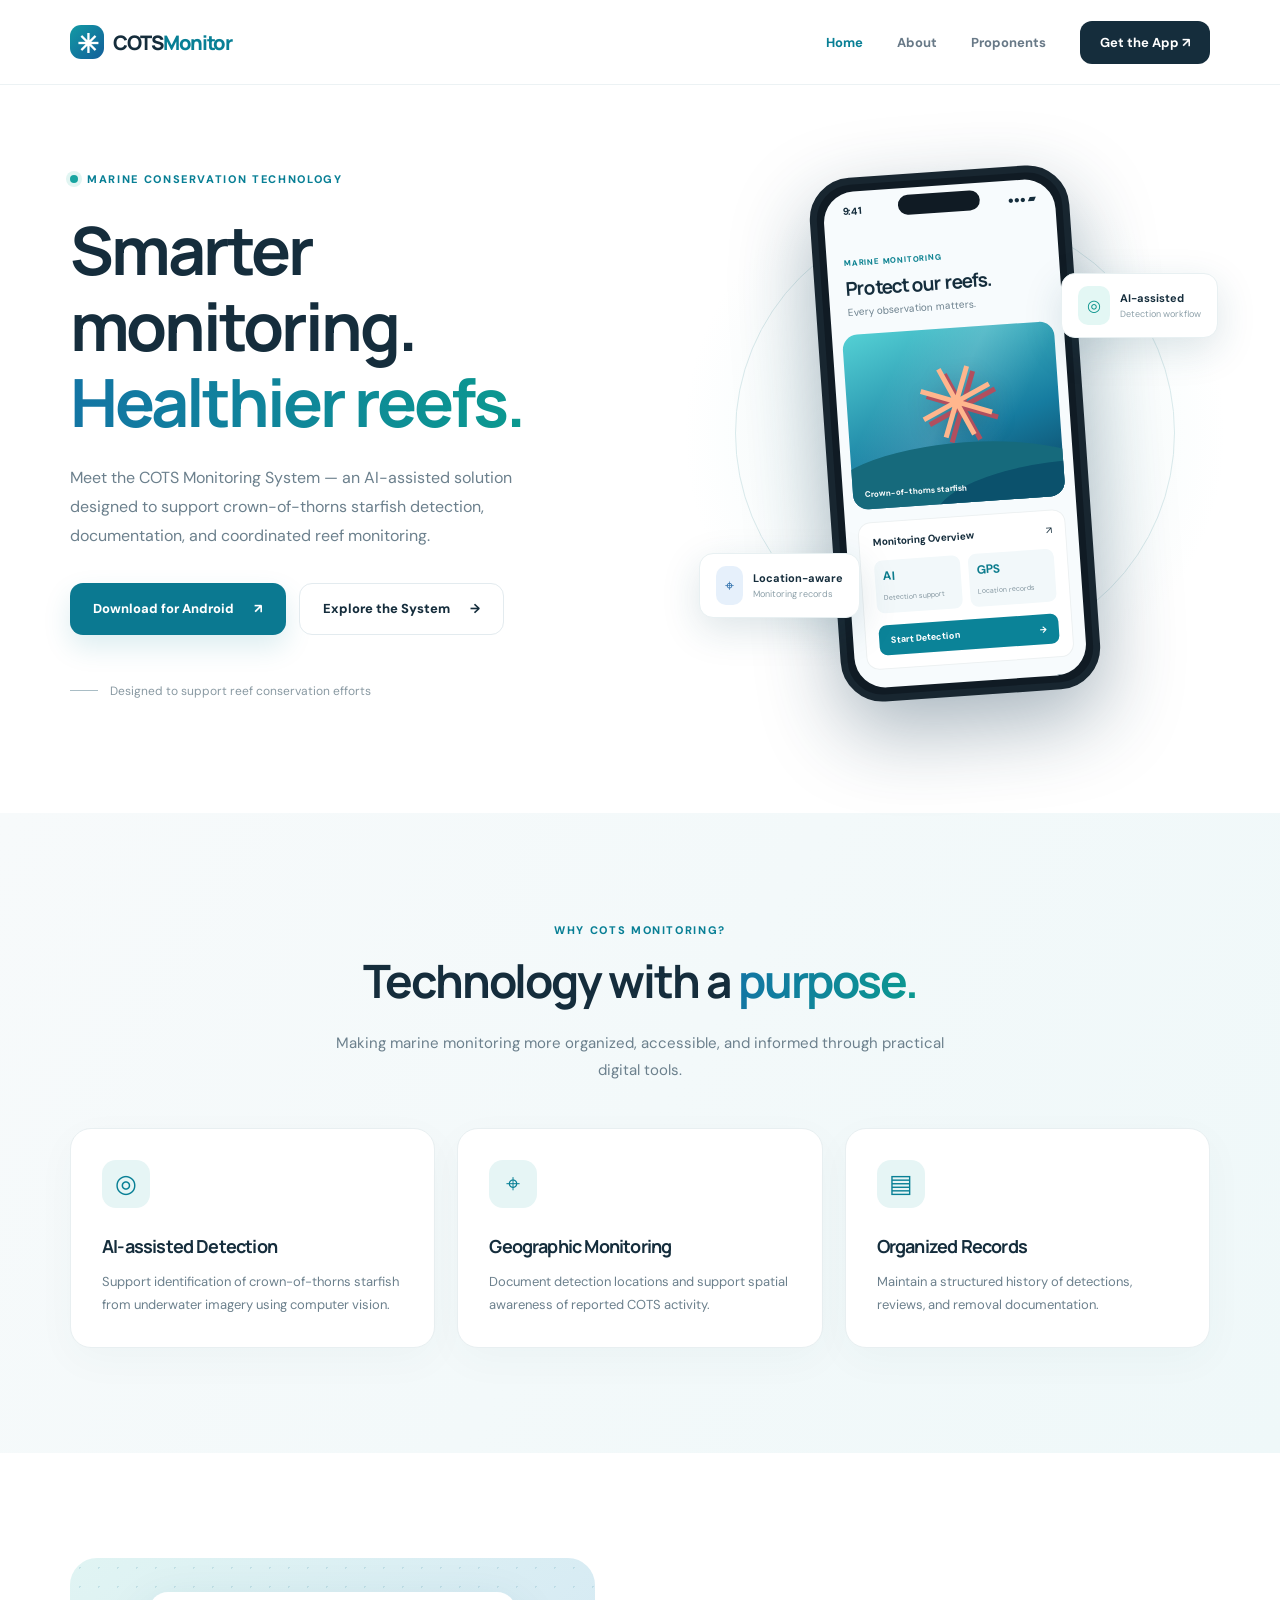
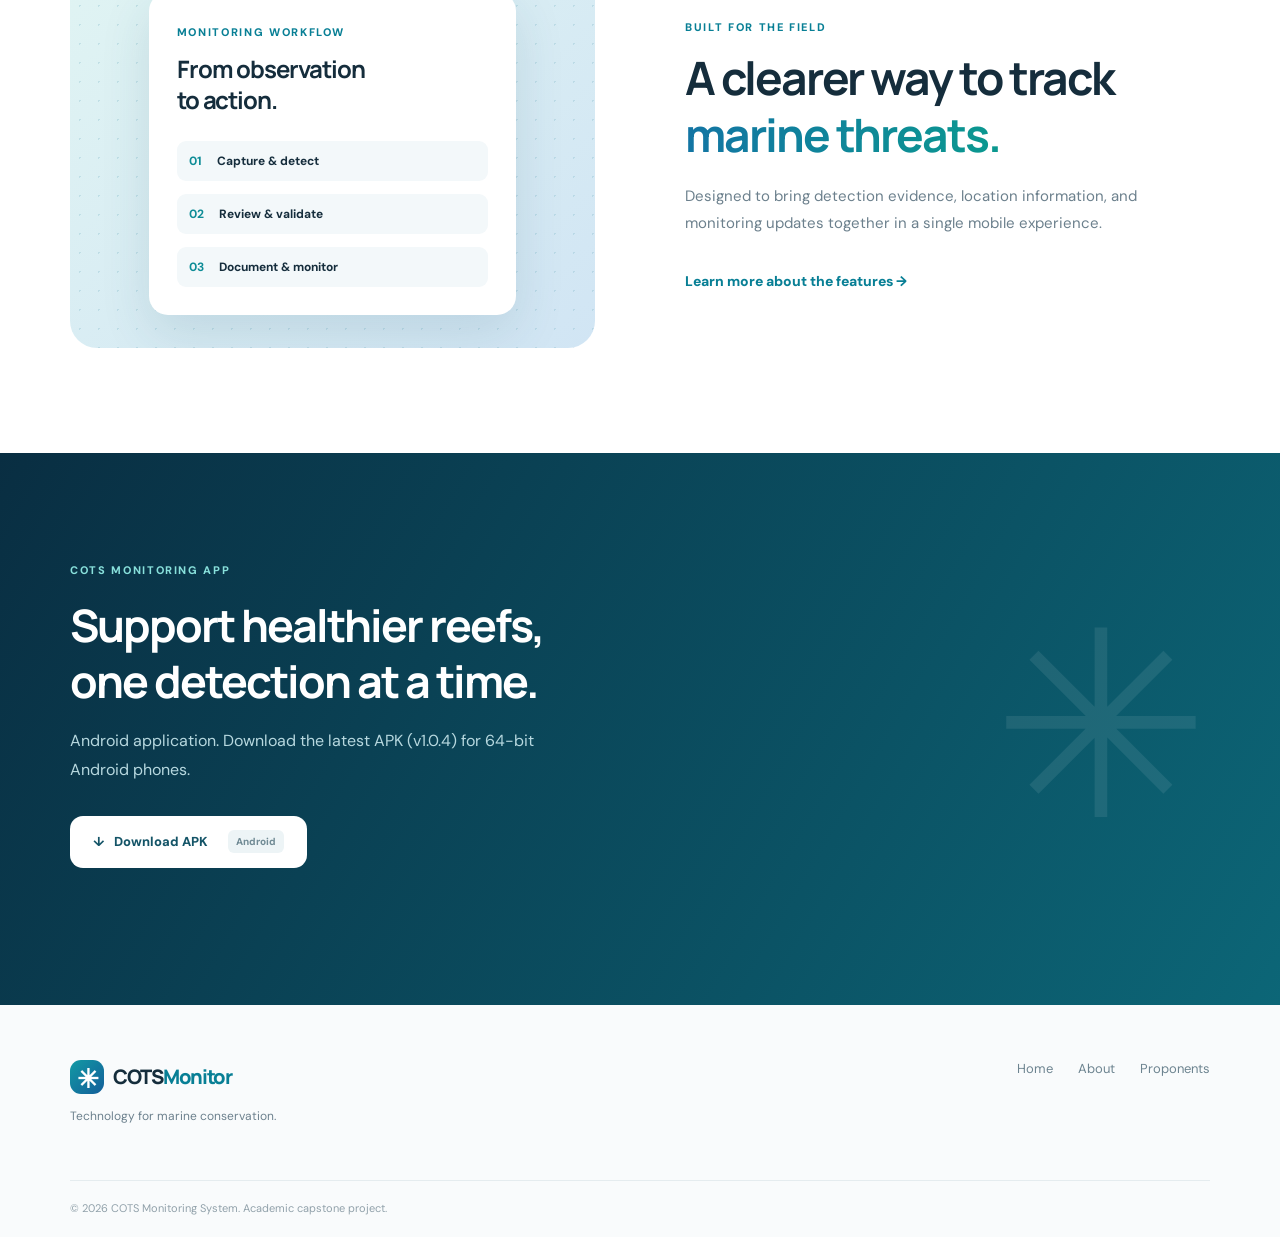
<file: cots-website/index.html>
<!doctype html>
<html lang="en">
<head>
    <meta charset="UTF-8">
    <meta name="viewport" content="width=device-width, initial-scale=1">
    <meta name="theme-color" content="#f6f9fb">
    <meta
        name="description"
        content="COTS Monitoring System — AI-assisted crown-of-thorns starfish detection and monitoring."
    >

    <title>COTS Monitoring | Home</title>

    <link rel="stylesheet" href="style.css">
</head>
<body>
    <!-- Header and navigation -->
    <header class="site-header">
        <nav class="nav container" aria-label="Main navigation">
            <a class="brand" href="index.html">
                <span class="brand-icon">✳</span>
                COTS<span class="brand-light">Monitor</span>
            </a>

            <button
                class="menu-toggle"
                aria-label="Toggle menu"
                aria-expanded="false"
            >
                ☰
            </button>

            <div class="nav-links">
                <a class="active" href="index.html">Home</a>
                <a href="about.html">About</a>
                <a href="proponents.html">Proponents</a>
                <a class="nav-cta" href="index.html#download">
                    Get the App <span aria-hidden="true">↗</span>
                </a>
            </div>
        </nav>
    </header>

    <main>
        <!-- Hero section -->
        <section class="hero container">
            <div class="hero-copy">
                <span class="eyebrow">
                    <span class="status-dot"></span>
                    MARINE CONSERVATION TECHNOLOGY
                </span>

                <h1>
                    Smarter monitoring.<br>
                    <span class="gradient-text">Healthier reefs.</span>
                </h1>

                <p>
                    Meet the COTS Monitoring System — an AI-assisted solution
                    designed to support crown-of-thorns starfish detection,
                    documentation, and coordinated reef monitoring.
                </p>

                <div class="actions">
                    <a class="btn primary" href="#download">
                        Download for Android <span>↗</span>
                    </a>

                    <a class="btn secondary" href="about.html">
                        Explore the System <span>→</span>
                    </a>
                </div>

                <div class="hero-note">
                    <span class="line"></span>
                    Designed to support reef conservation efforts
                </div>
            </div>

            <!-- Mobile application preview -->
            <div
                class="hero-visual"
                aria-label="Illustration of the COTS mobile monitoring application"
            >
                <div class="orbit orbit-one"></div>
                <div class="orbit orbit-two"></div>

                <div class="phone">
                    <div class="phone-island"></div>

                    <div class="phone-screen">
                        <div class="phone-top">
                            <span>9:41</span>
                            <span>●●● ▰</span>
                        </div>

                        <div class="app-greeting">
                            <small>MARINE MONITORING</small>
                            <h3>Protect our reefs.</h3>
                            <p>Every observation matters.</p>
                        </div>

                        <div class="ocean-art">
                            <div class="sunbeam"></div>
                            <div class="starfish">✳</div>
                            <div class="wave wave1"></div>
                            <div class="wave wave2"></div>

                            <span class="image-caption">
                                Crown-of-thorns starfish
                            </span>
                        </div>

                        <div class="app-panel">
                            <div class="app-panel-head">
                                <strong>Monitoring Overview</strong>
                                <span>↗</span>
                            </div>

                            <div class="app-stats">
                                <div>
                                    <b>AI</b>
                                    <small>Detection support</small>
                                </div>

                                <div>
                                    <b>GPS</b>
                                    <small>Location records</small>
                                </div>
                            </div>

                            <div class="mini-action">
                                Start Detection <span>→</span>
                            </div>
                        </div>

                        <div class="app-tabbar">
                            <span>
                                ⌂
                                <small>Home</small>
                            </span>

                            <span>
                                ◎
                                <small>Detect</small>
                            </span>

                            <span>
                                ▤
                                <small>History</small>
                            </span>

                            <span>
                                ◯
                                <small>Profile</small>
                            </span>
                        </div>
                    </div>
                </div>

                <div class="floating-tag tag-top">
                    <span class="tag-icon">◎</span>

                    <span>
                        <strong>AI-assisted</strong>
                        <small>Detection workflow</small>
                    </span>
                </div>

                <div class="floating-tag tag-bottom">
                    <span class="tag-icon blue">⌖</span>

                    <span>
                        <strong>Location-aware</strong>
                        <small>Monitoring records</small>
                    </span>
                </div>
            </div>
        </section>

        <!-- Main features -->
        <section class="section soft">
            <div class="container">
                <div class="section-intro center">
                    <span class="eyebrow">WHY COTS MONITORING?</span>

                    <h2>
                        Technology with a
                        <span class="gradient-text">purpose.</span>
                    </h2>

                    <p>
                        Making marine monitoring more organized, accessible,
                        and informed through practical digital tools.
                    </p>
                </div>

                <div class="feature-grid">
                    <article class="feature-card">
                        <div class="feature-icon">◎</div>
                        <h3>AI-assisted Detection</h3>
                        <p>
                            Support identification of crown-of-thorns starfish
                            from underwater imagery using computer vision.
                        </p>
                    </article>

                    <article class="feature-card">
                        <div class="feature-icon">⌖</div>
                        <h3>Geographic Monitoring</h3>
                        <p>
                            Document detection locations and support spatial
                            awareness of reported COTS activity.
                        </p>
                    </article>

                    <article class="feature-card">
                        <div class="feature-icon">▤</div>
                        <h3>Organized Records</h3>
                        <p>
                            Maintain a structured history of detections,
                            reviews, and removal documentation.
                        </p>
                    </article>
                </div>
            </div>
        </section>

        <!-- Monitoring workflow -->
        <section class="section">
            <div class="container split">
                <div class="illustration-card">
                    <div class="map-pattern"></div>

                    <div class="insight-card">
                        <span class="eyebrow">MONITORING WORKFLOW</span>

                        <h3>
                            From observation<br>
                            to action.
                        </h3>

                        <div class="steps">
                            <div>
                                <span>01</span>
                                Capture & detect
                            </div>

                            <div>
                                <span>02</span>
                                Review & validate
                            </div>

                            <div>
                                <span>03</span>
                                Document & monitor
                            </div>
                        </div>
                    </div>
                </div>

                <div class="split-copy">
                    <span class="eyebrow">BUILT FOR THE FIELD</span>

                    <h2>
                        A clearer way to track
                        <span class="gradient-text">marine threats.</span>
                    </h2>

                    <p>
                        Designed to bring detection evidence, location
                        information, and monitoring updates together in a
                        single mobile experience.
                    </p>

                    <a class="text-link" href="about.html">
                        Learn more about the features <span>→</span>
                    </a>
                </div>
            </div>
        </section>

        <!-- App download section -->
        <section class="section download-section" id="download">
            <div class="container download-inner">
                <div>
                    <span class="eyebrow light-eyebrow">
                        COTS MONITORING APP
                    </span>

                    <h2>
                        Support healthier reefs,<br>
                        one detection at a time.
                    </h2>

                    <p>
                        Android application. Download the latest APK (v1.0.4)
                        for 64-bit Android phones.
                    </p>

                    <a
                        class="btn download-btn"
                        id="apkDownload"
                        href="#download"
                        aria-disabled="true"
                    >
                        ↓ &nbsp; Download APK
                        <span>Coming soon</span>
                    </a>

                    <p
                        class="download-help"
                        id="downloadHelp"
                        role="status"
                    ></p>
                </div>

                <div class="download-symbol" aria-hidden="true">✳</div>
            </div>
        </section>
    </main>

    <!-- Footer -->
    <footer class="footer">
        <div class="container footer-inner">
            <div>
                <a class="brand" href="index.html">
                    <span class="brand-icon">✳</span>
                    COTS<span class="brand-light">Monitor</span>
                </a>

                <p>Technology for marine conservation.</p>
            </div>

            <div class="footer-links">
                <a href="index.html">Home</a>
                <a href="about.html">About</a>
                <a href="proponents.html">Proponents</a>
            </div>
        </div>

        <div class="container footer-bottom">
            © <span id="year"></span> COTS Monitoring System.
            Academic capstone project.
        </div>
    </footer>

    <script src="script.js"></script>
</body>
</html>
</file>
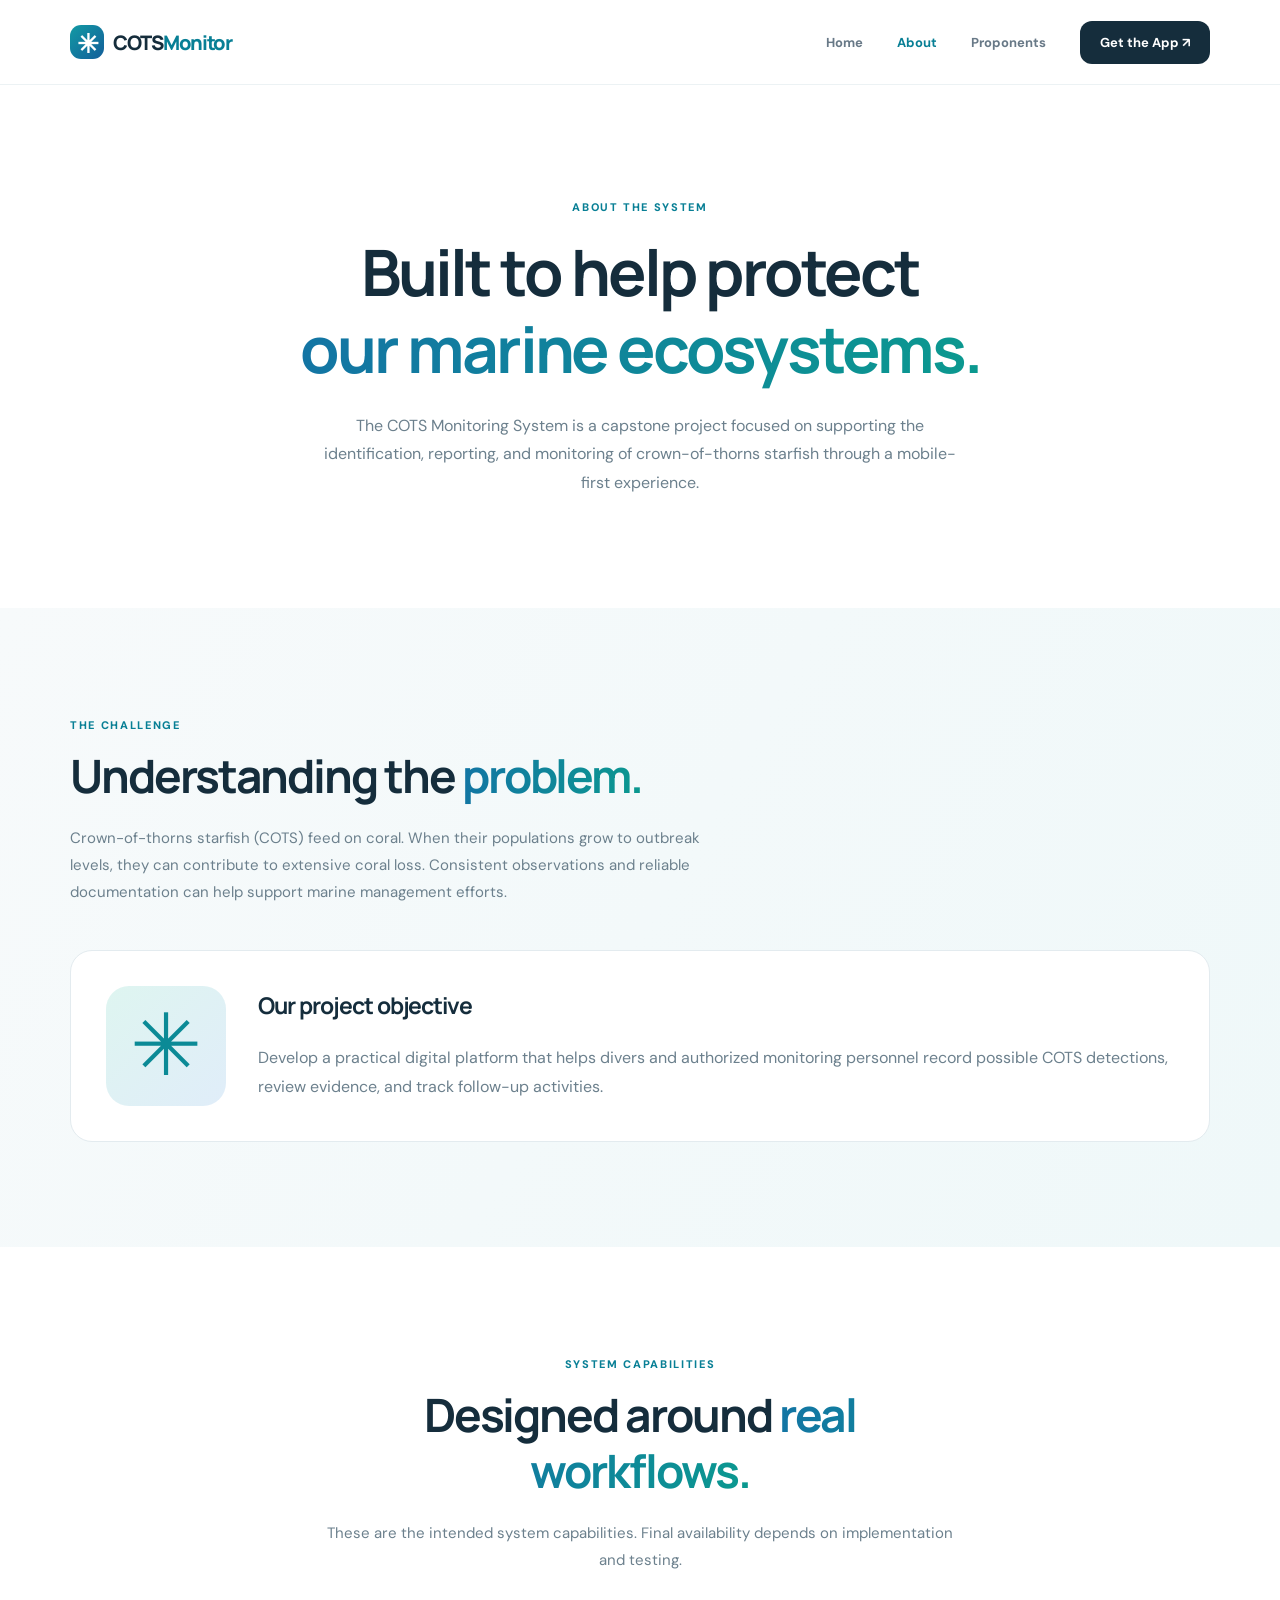
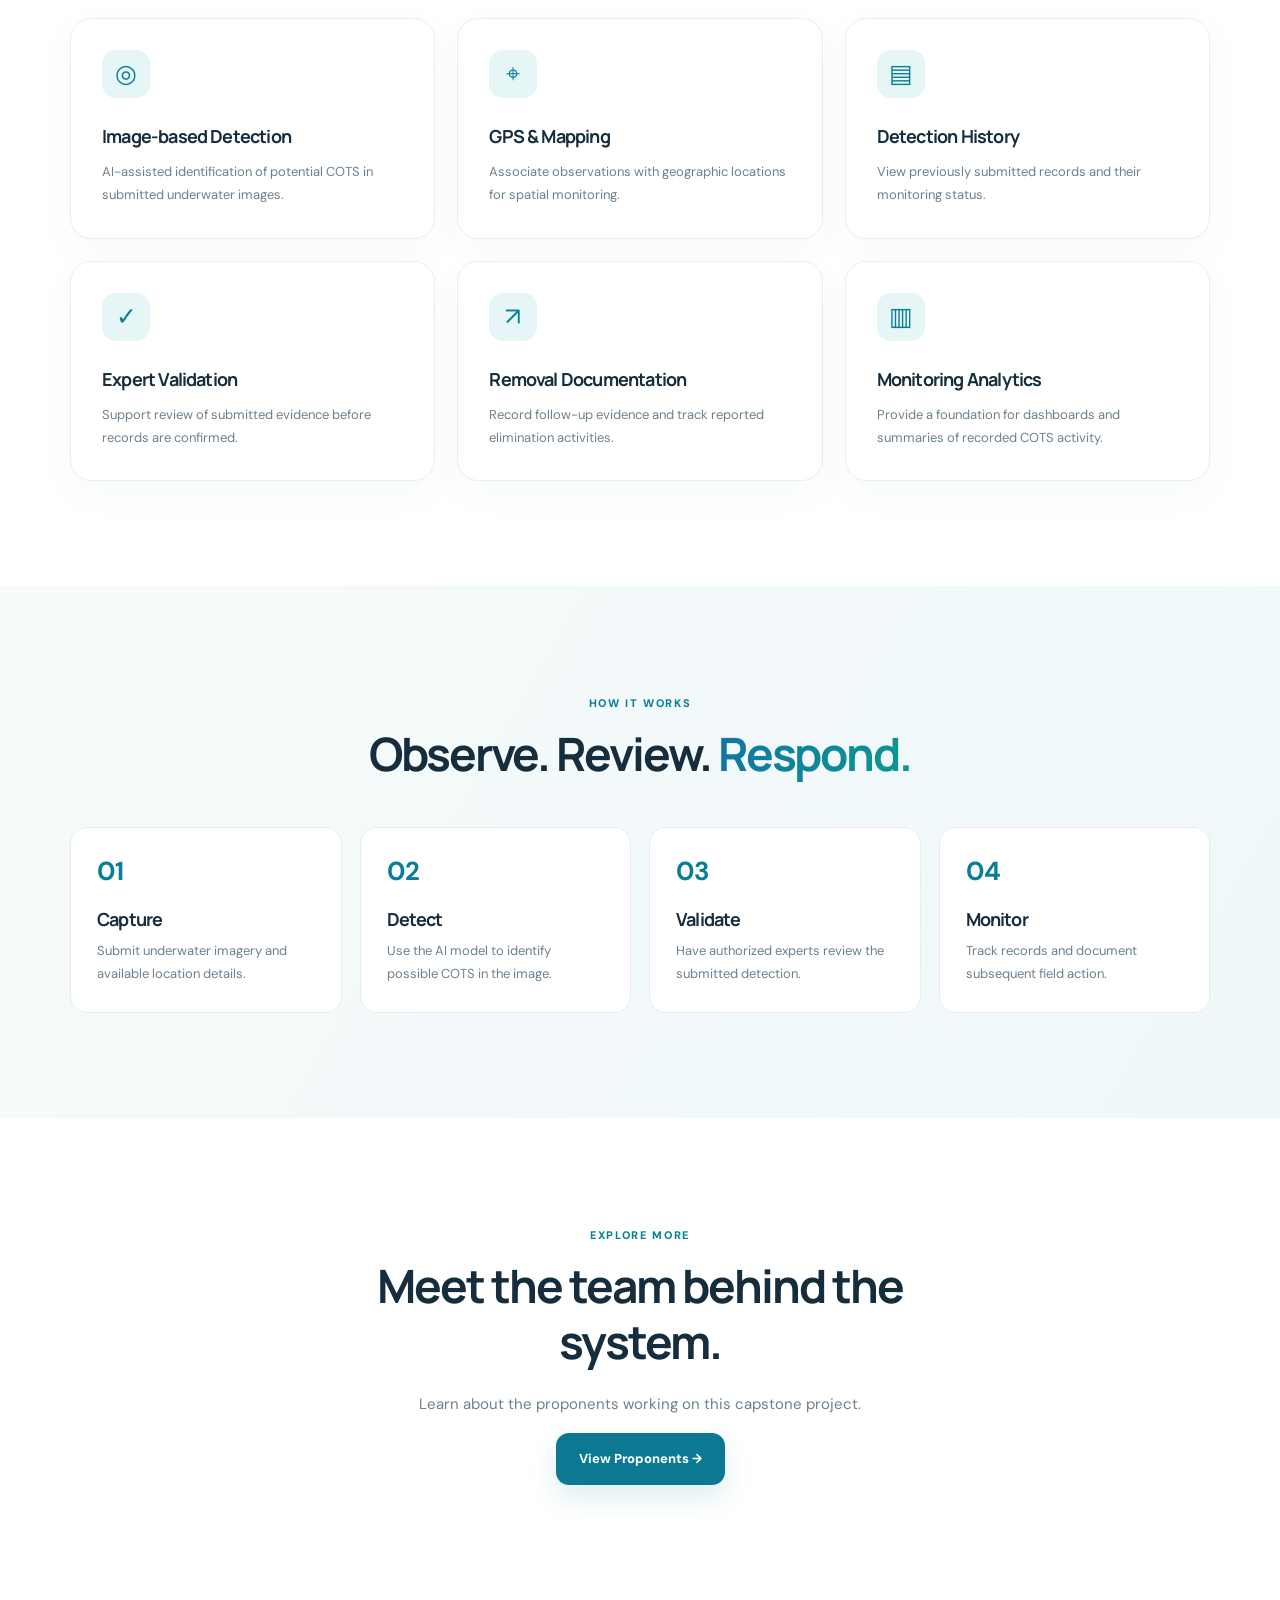
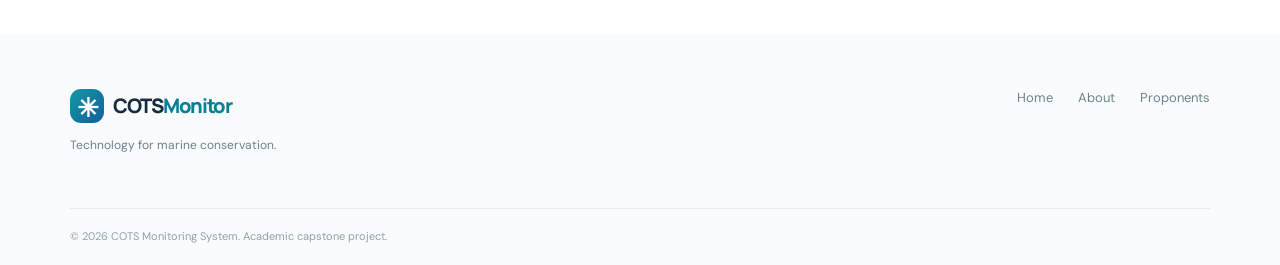
<file: cots-website/about.html>
<!doctype html>
<html lang="en">
<head>
    <meta charset="UTF-8">
    <meta name="viewport" content="width=device-width, initial-scale=1">
    <meta name="theme-color" content="#f6f9fb">

    <title>COTS Monitoring | About</title>

    <link rel="stylesheet" href="style.css">
</head>
<body>
    <header class="site-header">
        <nav class="nav container" aria-label="Main navigation">
            <a class="brand" href="index.html">
                <span class="brand-icon">✳</span>
                COTS<span class="brand-light">Monitor</span>
            </a>

            <button
                class="menu-toggle"
                aria-label="Toggle menu"
                aria-expanded="false"
            >
                ☰
            </button>

            <div class="nav-links">
                <a href="index.html">Home</a>
                <a class="active" href="about.html">About</a>
                <a href="proponents.html">Proponents</a>
                <a class="nav-cta" href="index.html#download">
                    Get the App ↗
                </a>
            </div>
        </nav>
    </header>

    <main>
        <!-- About the system -->
        <section class="page-hero container">
            <span class="eyebrow">ABOUT THE SYSTEM</span>

            <h1>
                Built to help protect<br>
                <span class="gradient-text">
                    our marine ecosystems.
                </span>
            </h1>

            <p>
                The COTS Monitoring System is a capstone project focused on
                supporting the identification, reporting, and monitoring of
                crown-of-thorns starfish through a mobile-first experience.
            </p>
        </section>

        <!-- The challenge -->
        <section class="section soft">
            <div class="container">
                <div class="section-intro">
                    <span class="eyebrow">THE CHALLENGE</span>

                    <h2>
                        Understanding the
                        <span class="gradient-text">problem.</span>
                    </h2>

                    <p>
                        Crown-of-thorns starfish (COTS) feed on coral. When
                        their populations grow to outbreak levels, they can
                        contribute to extensive coral loss. Consistent
                        observations and reliable documentation can help
                        support marine management efforts.
                    </p>
                </div>

                <div class="about-banner">
                    <div class="reef-mark">✳</div>

                    <div>
                        <h3>Our project objective</h3>

                        <p>
                            Develop a practical digital platform that helps
                            divers and authorized monitoring personnel record
                            possible COTS detections, review evidence, and
                            track follow-up activities.
                        </p>
                    </div>
                </div>
            </div>
        </section>

        <!-- System capabilities -->
        <section class="section">
            <div class="container">
                <div class="section-intro center">
                    <span class="eyebrow">SYSTEM CAPABILITIES</span>

                    <h2>
                        Designed around
                        <span class="gradient-text">real workflows.</span>
                    </h2>

                    <p>
                        These are the intended system capabilities. Final
                        availability depends on implementation and testing.
                    </p>
                </div>

                <div class="feature-grid">
                    <article class="feature-card">
                        <div class="feature-icon">◎</div>
                        <h3>Image-based Detection</h3>
                        <p>
                            AI-assisted identification of potential COTS in
                            submitted underwater images.
                        </p>
                    </article>

                    <article class="feature-card">
                        <div class="feature-icon">⌖</div>
                        <h3>GPS & Mapping</h3>
                        <p>
                            Associate observations with geographic locations
                            for spatial monitoring.
                        </p>
                    </article>

                    <article class="feature-card">
                        <div class="feature-icon">▤</div>
                        <h3>Detection History</h3>
                        <p>
                            View previously submitted records and their
                            monitoring status.
                        </p>
                    </article>

                    <article class="feature-card">
                        <div class="feature-icon">✓</div>
                        <h3>Expert Validation</h3>
                        <p>
                            Support review of submitted evidence before
                            records are confirmed.
                        </p>
                    </article>

                    <article class="feature-card">
                        <div class="feature-icon">↗</div>
                        <h3>Removal Documentation</h3>
                        <p>
                            Record follow-up evidence and track reported
                            elimination activities.
                        </p>
                    </article>

                    <article class="feature-card">
                        <div class="feature-icon">▥</div>
                        <h3>Monitoring Analytics</h3>
                        <p>
                            Provide a foundation for dashboards and summaries
                            of recorded COTS activity.
                        </p>
                    </article>
                </div>
            </div>
        </section>

        <!-- How it works -->
        <section class="section soft">
            <div class="container">
                <div class="section-intro center">
                    <span class="eyebrow">HOW IT WORKS</span>

                    <h2>
                        Observe. Review.
                        <span class="gradient-text">Respond.</span>
                    </h2>
                </div>

                <div class="workflow">
                    <div>
                        <b>01</b>
                        <h3>Capture</h3>
                        <p>
                            Submit underwater imagery and available location
                            details.
                        </p>
                    </div>

                    <div>
                        <b>02</b>
                        <h3>Detect</h3>
                        <p>
                            Use the AI model to identify possible COTS in
                            the image.
                        </p>
                    </div>

                    <div>
                        <b>03</b>
                        <h3>Validate</h3>
                        <p>
                            Have authorized experts review the submitted
                            detection.
                        </p>
                    </div>

                    <div>
                        <b>04</b>
                        <h3>Monitor</h3>
                        <p>
                            Track records and document subsequent field
                            action.
                        </p>
                    </div>
                </div>
            </div>
        </section>

        <!-- Explore more -->
        <section class="section">
            <div class="container center section-intro">
                <span class="eyebrow">EXPLORE MORE</span>

                <h2>Meet the team behind the system.</h2>

                <p>
                    Learn about the proponents working on this capstone
                    project.
                </p>

                <a class="btn primary" href="proponents.html">
                    View Proponents →
                </a>
            </div>
        </section>
    </main>

    <!-- Footer -->
    <footer class="footer">
        <div class="container footer-inner">
            <div>
                <a class="brand" href="index.html">
                    <span class="brand-icon">✳</span>
                    COTS<span class="brand-light">Monitor</span>
                </a>

                <p>Technology for marine conservation.</p>
            </div>

            <div class="footer-links">
                <a href="index.html">Home</a>
                <a href="about.html">About</a>
                <a href="proponents.html">Proponents</a>
            </div>
        </div>

        <div class="container footer-bottom">
            © <span id="year"></span> COTS Monitoring System.
            Academic capstone project.
        </div>
    </footer>

    <script src="script.js"></script>
</body>
</html>
</file>
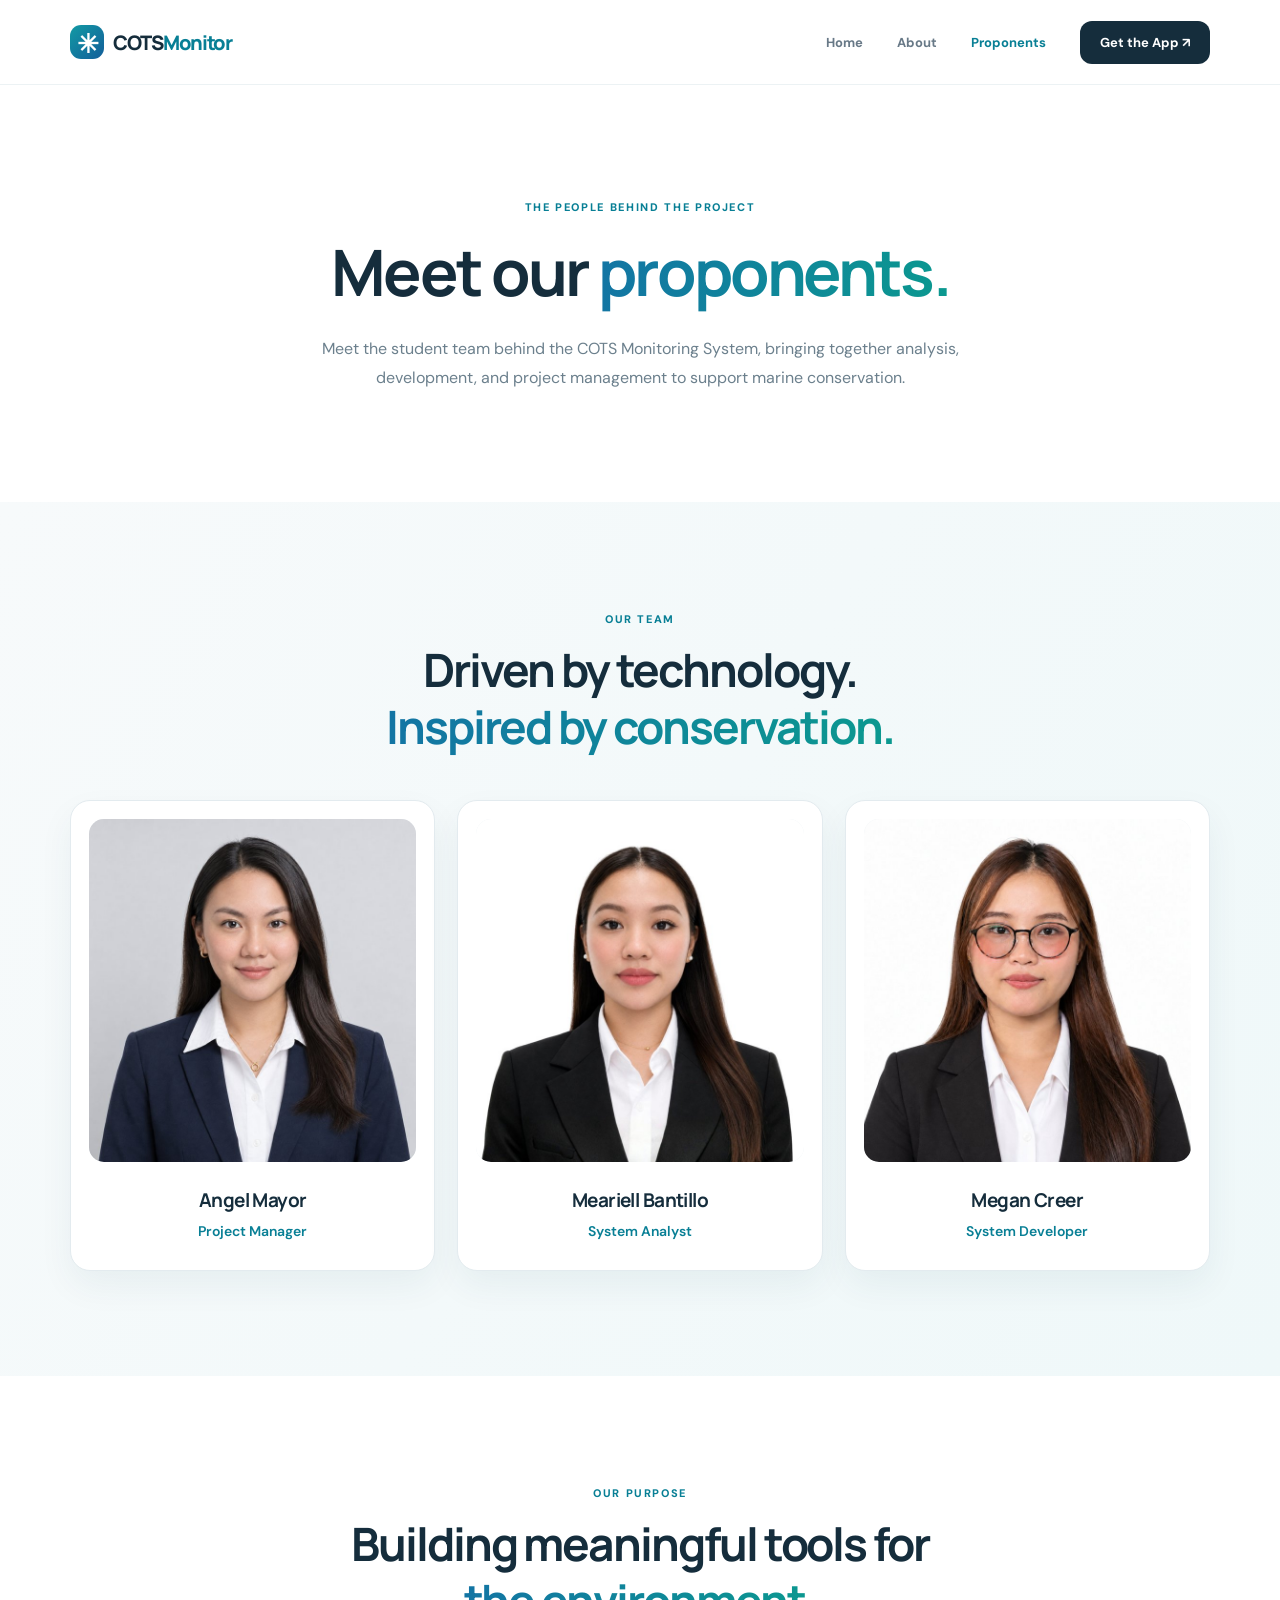
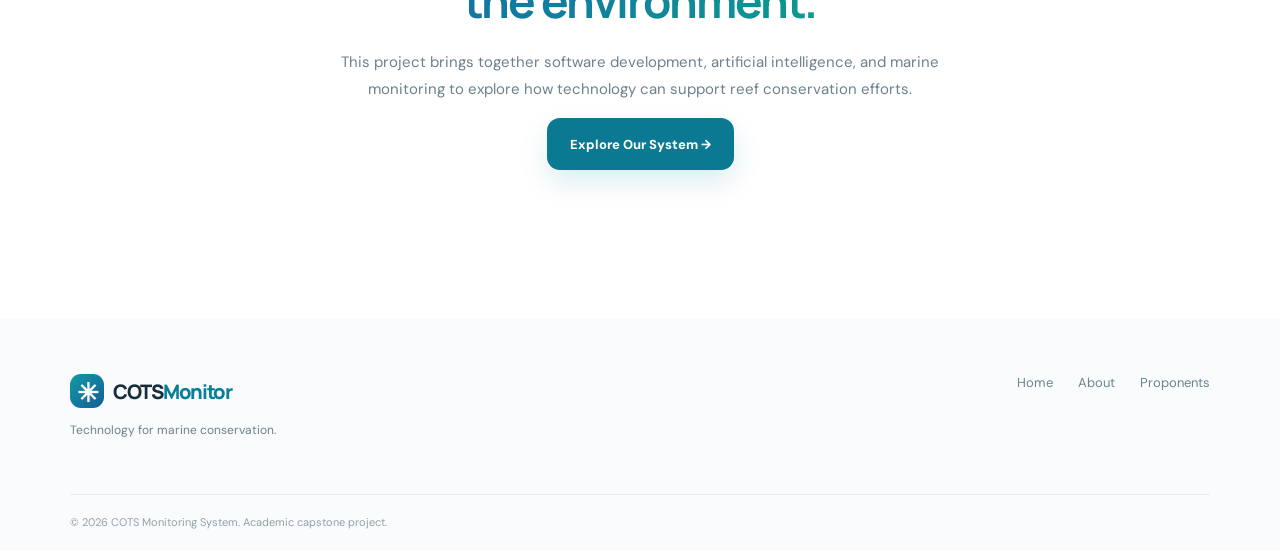
<file: cots-website/proponents.html>
<!DOCTYPE html>
<html lang="en">
<head>
    <meta charset="utf-8">
    <meta content="width=device-width, initial-scale=1" name="viewport">
    <meta content="#f6f9fb" name="theme-color">

    <title>COTS Monitoring | Proponents</title>

    <link href="style.css" rel="stylesheet">
</head>
<body>
    <!-- Header and navigation -->
    <header class="site-header">
        <nav aria-label="Main navigation" class="nav container">
            <a class="brand" href="index.html">
                <span class="brand-icon">✳</span>
                COTS<span class="brand-light">Monitor</span>
            </a>

            <button
                aria-expanded="false"
                aria-label="Toggle menu"
                class="menu-toggle"
            >
                ☰
            </button>

            <div class="nav-links">
                <a href="index.html">Home</a>
                <a href="about.html">About</a>
                <a class="active" href="proponents.html">Proponents</a>
                <a class="nav-cta" href="index.html#download">
                    Get the App ↗
                </a>
            </div>
        </nav>
    </header>

    <main>
        <!-- Page introduction -->
        <section class="page-hero container">
            <span class="eyebrow">THE PEOPLE BEHIND THE PROJECT</span>

            <h1>
                Meet our
                <span class="gradient-text">proponents.</span>
            </h1>

            <p>
                Meet the student team behind the COTS Monitoring System,
                bringing together analysis, development, and project
                management to support marine conservation.
            </p>
        </section>

        <!-- Team members -->
        <section class="section soft">
            <div class="container">
                <div class="section-intro center">
                    <span class="eyebrow">OUR TEAM</span>

                    <h2>
                        Driven by technology.<br>
                        <span class="gradient-text">
                            Inspired by conservation.
                        </span>
                    </h2>
                </div>

                <div class="team-grid">
                    <article class="team-card">
                        <div class="team-photo-frame">
                            <img
                                alt="Portrait of Angel Mayor, Project Manager"
                                height="720"
                                loading="lazy"
                                src="assets/angel-mayor.jpg"
                                width="720"
                            >
                        </div>

                        <h3>Angel Mayor</h3>
                        <p>Project Manager</p>
                    </article>

                    <article class="team-card">
                        <div class="team-photo-frame">
                            <img
                                alt="Portrait of Meariell Bantillo, System Analyst"
                                height="720"
                                loading="lazy"
                                src="assets/meariell-bantillo.jpg"
                                width="720"
                            >
                        </div>

                        <h3>Meariell Bantillo</h3>
                        <p>System Analyst</p>
                    </article>

                    <article class="team-card">
                        <div class="team-photo-frame">
                            <img
                                alt="Portrait of Megan Creer, System Developer"
                                height="720"
                                loading="lazy"
                                src="assets/megan-creer.jpg"
                                width="720"
                            >
                        </div>

                        <h3>Megan Creer</h3>
                        <p>System Developer</p>
                    </article>
                </div>
            </div>
        </section>

        <!-- Project purpose -->
        <section class="section">
            <div class="container center section-intro">
                <span class="eyebrow">OUR PURPOSE</span>

                <h2>
                    Building meaningful tools for
                    <span class="gradient-text">the environment.</span>
                </h2>

                <p>
                    This project brings together software development,
                    artificial intelligence, and marine monitoring to
                    explore how technology can support reef conservation
                    efforts.
                </p>

                <a class="btn primary" href="about.html">
                    Explore Our System →
                </a>
            </div>
        </section>
    </main>

    <!-- Footer -->
    <footer class="footer">
        <div class="container footer-inner">
            <div>
                <a class="brand" href="index.html">
                    <span class="brand-icon">✳</span>
                    COTS<span class="brand-light">Monitor</span>
                </a>

                <p>Technology for marine conservation.</p>
            </div>

            <div class="footer-links">
                <a href="index.html">Home</a>
                <a href="about.html">About</a>
                <a href="proponents.html">Proponents</a>
            </div>
        </div>

        <div class="container footer-bottom">
            © <span id="year"></span> COTS Monitoring System.
            Academic capstone project.
        </div>
    </footer>

    <script src="script.js"></script>
</body>
</html>
</file>
<file: cots-website/style.css>
@import url('https://fonts.googleapis.com/css2?family=DM+Sans:wght@400;500;600;700&family=Manrope:wght@400;500;600;700;800&display=swap');
:root {
    --ink:#152d3c;
    --muted:#6c808d;
    --teal:#087f95;
    --blue:#145ba1;
    --pale:#f4f9fb;
    --border:#e3ebef;
    --white:#fff
}

* {
    box-sizing:border-box
}

html {
    scroll-behavior:smooth
}

body {
    margin:0;
    background:white;
    color:var(--ink);
    font-family:'DM Sans',-apple-system,BlinkMacSystemFont,'Segoe UI',sans-serif;
    -webkit-font-smoothing:antialiased
}

a {
    color:inherit;
    text-decoration:none
}

button {
    font:inherit
}

h1,h2,h3,p {
    margin-top:0
}

h1,h2,h3 {
    font-family:Manrope,'Segoe UI',sans-serif;
    letter-spacing:-.045em
}

p {
    line-height:1.8;
    color:var(--muted)
}

.container {
    width:min(1140px,calc(100% - 56px));
    margin:auto
}

.site-header {
    background:rgba(255,255,255,.88);
    backdrop-filter:blur(20px);
    -webkit-backdrop-filter:blur(20px);
    position:sticky;
    top:0;
    z-index:50;
    border-bottom:1px solid rgba(226,235,239,.65)
}

.nav {
    height:84px;
    display:flex;
    align-items:center;
    justify-content:space-between
}

.brand {
    display:inline-flex;
    align-items:center;
    font-family:Manrope,sans-serif;
    font-weight:800;
    font-size:20px;
    letter-spacing:-.065em
}

.brand-icon {
    width:34px;
    height:34px;
    background:linear-gradient(135deg,#129aa4,#135e9a);
    border-radius:11px;
    display:grid;
    place-items:center;
    color:white;
    font-size:26px;
    margin-right:9px
}

.brand-light {
    color:var(--teal)
}

.nav-links {
    display:flex;
    align-items:center;
    gap:34px;
    font-size:13px;
    font-weight:700;
    color:#687987
}

.nav-links a:not(.nav-cta):hover,.nav-links .active {
    color:var(--teal)
}

.nav-cta {
    background:var(--ink);
    color:white;
    padding:13px 20px;
    border-radius:12px
}

.nav-cta:hover,.primary:hover {
    background:#16617d
}

.menu-toggle {
    display:none;
    background:none;
    border:0;
    font-size:26px;
    color:var(--ink);
    cursor:pointer
}

.hero {
    min-height:680px;
    display:grid;
    grid-template-columns:1.07fr .93fr;
    align-items:center;
    gap:42px;
    padding-top:58px;
    padding-bottom:90px
}

.eyebrow {
    display:inline-flex;
    align-items:center;
    gap:9px;
    font-size:11px;
    font-weight:800;
    letter-spacing:.15em;
    color:var(--teal)
}

.status-dot {
    height:8px;
    width:8px;
    background:#17a4a0;
    border-radius:50%;
    box-shadow:0 0 0 4px #e1f5f2
}

.hero h1 {
    font-size:clamp(42px,5.2vw,70px);
    line-height:1.14;
    margin:24px 0
}

.gradient-text {
    color:var(--teal);
    background:linear-gradient(100deg,#1374a4,#0b998f);
    background-clip:text;
    -webkit-background-clip:text;
    -webkit-text-fill-color:transparent
}

.hero-copy>p {
    font-size:16px;
    max-width:490px
}

.actions {
    display:flex;
    gap:13px;
    flex-wrap:wrap;
    margin:32px 0
}

.btn {
    min-height:52px;
    display:inline-flex;
    justify-content:center;
    align-items:center;
    gap:20px;
    border-radius:13px;
    padding:14px 23px;
    font-size:13px;
    font-weight:800;
    transition:.2s
}

.btn:hover {
    transform:translateY(-2px)
}

.primary {
    background:#0b7991;
    color:white;
    box-shadow:0 12px 28px #087f9524
}

.secondary {
    border:1px solid var(--border);
    background:white
}

.hero-note {
    display:flex;
    align-items:center;
    gap:12px;
    font-size:12px;
    color:#8999a2;
    margin-top:48px
}

.line {
    width:28px;
    height:1px;
    background:#a9bdc5
}

.hero-visual {
    height:580px;
    position:relative;
    display:flex;
    align-items:center;
    justify-content:center
}

.orbit {
    position:absolute;
    border-radius:50%;
    background:radial-gradient(circle,#bce5e74a,transparent 65%)
}

.orbit-one {
    width:590px;
    height:590px
}

.orbit-two {
    width:440px;
    height:440px;
    border:1px solid #d9eaec;
    background:none
}

.phone {
    width:260px;
    height:525px;
    background:#101b24;
    border:7px solid #182630;
    border-radius:42px;
    box-shadow:0 30px 80px #173b5260;
    position:relative;
    padding:7px;
    transform:rotate(-4deg);
    z-index:2
}

.phone-island {
    position:absolute;
    top:14px;
    left:50%;
    transform:translateX(-50%);
    width:82px;
    height:20px;
    background:#101b24;
    border-radius:14px;
    z-index:4
}

.phone-screen {
    background:#f7fbfd;
    height:100%;
    border-radius:31px;
    overflow:hidden;
    position:relative
}

.phone-top {
    display:flex;
    justify-content:space-between;
    padding:13px 19px 9px;
    font-size:10px;
    font-weight:800
}

.app-greeting {
    padding:23px 17px 13px
}

.app-greeting small {
    font-size:8px;
    font-weight:800;
    color:#0c8291;
    letter-spacing:.1em
}

.app-greeting h3 {
    font-size:19px;
    margin:5px 0 2px
}

.app-greeting p {
    font-size:10px;
    margin:0
}

.ocean-art {
    height:175px;
    overflow:hidden;
    position:relative;
    background:linear-gradient(160deg,#54d0d4,#167ca0 60%,#0b405e);
    margin:0 10px;
    border-radius:15px
}

.sunbeam {
    position:absolute;
    width:130px;
    height:220px;
    top:-40px;
    left:40px;
    transform:rotate(30deg);
    background:linear-gradient(90deg,transparent,#ffffff28,transparent)
}

.starfish {
    font-size:102px;
    position:absolute;
    top:10px;
    left:68px;
    color:#ffb68d;
    text-shadow:3px 7px 0 #b14f5e,0 10px 20px #062b4766;
    transform:rotate(-25deg)
}

.wave {
    position:absolute;
    bottom:-40px;
    width:290px;
    height:100px;
    border-radius:50%;
    background:#166a7c
}

.wave1 {
    left:-30px
}

.wave2 {
    left:80px;
    bottom:-65px;
    background:#0b516c
}

.image-caption {
    position:absolute;
    bottom:10px;
    left:12px;
    color:white;
    font-size:8px;
    font-weight:700
}

.app-panel {
    margin:13px 12px;
    background:white;
    border:1px solid #edf1f2;
    border-radius:13px;
    padding:13px
}

.app-panel-head {
    display:flex;
    justify-content:space-between;
    font-size:10px
}

.app-stats {
    display:flex;
    gap:8px;
    margin:12px 0
}

.app-stats>div {
    background:#f2f8fa;
    border-radius:8px;
    padding:8px;
    flex:1
}

.app-stats b {
    display:block;
    color:#0c7c8d;
    font-size:12px
}

.app-stats small {
    font-size:7px;
    color:#81949e
}

.mini-action {
    display:flex;
    justify-content:space-between;
    background:#0b8398;
    color:white;
    border-radius:8px;
    padding:9px 12px;
    font-size:9px;
    font-weight:800
}

.app-tabbar {
    display:flex;
    justify-content:space-around;
    margin-top:12px;
    color:#7e959e;
    font-size:17px
}

.app-tabbar span {
    display:flex;
    align-items:center;
    flex-direction:column
}

.app-tabbar small {
    font-size:7px
}

.floating-tag {
    position:absolute;
    display:flex;
    align-items:center;
    gap:10px;
    background:white;
    box-shadow:0 12px 38px #1c536526;
    border:1px solid #e8f0f2;
    border-radius:14px;
    padding:12px 16px;
    z-index:3
}

.floating-tag strong,.floating-tag small {
    display:block
}

.floating-tag strong {
    font-size:11px
}

.floating-tag small {
    font-size:9px;
    color:#8da0a9;
    margin-top:3px
}

.tag-icon {
    background:#e3f7f4;
    color:#0d958e;
    padding:9px;
    border-radius:10px
}

.tag-icon.blue {
    background:#e6f0fb;
    color:#2569a8
}

.tag-top {
    top:130px;
    right:-8px
}

.tag-bottom {
    bottom:105px;
    left:0
}

.section {
    padding:105px 0
}

.soft {
    background:linear-gradient(120deg,#f7fafb,#eff8f9)
}

.section-intro {
    max-width:640px;
    margin-bottom:44px
}

.center {
    text-align:center;
    margin-left:auto;
    margin-right:auto
}

.section-intro h2,.split h2 {
    font-size:clamp(32px,3.6vw,46px);
    line-height:1.23;
    margin:14px 0 20px
}

.section-intro p {
    font-size:15px
}

.feature-grid {
    display:grid;
    grid-template-columns:repeat(3,1fr);
    gap:22px
}

.feature-card {
    background:white;
    padding:31px;
    border-radius:21px;
    border:1px solid #e8eff1;
    box-shadow:0 12px 40px #24475809;
    transition:transform .2s
}

.feature-card:hover {
    transform:translateY(-5px)
}

.feature-icon {
    display:grid;
    place-items:center;
    width:48px;
    height:48px;
    border-radius:14px;
    background:#e6f5f5;
    color:#087f95;
    font-size:25px;
    margin-bottom:26px
}

.feature-card h3 {
    font-size:18px;
    margin-bottom:12px
}

.feature-card p {
    font-size:13px;
    margin:0
}

.split {
    display:grid;
    grid-template-columns:1fr 1fr;
    gap:90px;
    align-items:center
}

.illustration-card {
    min-height:390px;
    border-radius:27px;
    background:linear-gradient(140deg,#e0f4f3,#d1e5f4);
    position:relative;
    overflow:hidden;
    display:grid;
    place-items:center
}

.map-pattern {
    position:absolute;
    inset:0;
    background-image:radial-gradient(#7cb4c54a 1px,transparent 1px);
    background-size:19px 19px
}

.insight-card {
    background:white;
    border-radius:19px;
    padding:28px;
    position:relative;
    width:70%;
    box-shadow:0 18px 50px #26586b23
}

.insight-card h3 {
    font-size:24px;
    line-height:1.3;
    margin:12px 0 25px
}

.steps {
    display:grid;
    gap:13px;
    font-size:12px;
    font-weight:700
}

.steps div {
    padding:12px;
    border-radius:9px;
    background:#f3f8fa
}

.steps span {
    color:#0d8c96;
    margin-right:12px
}

.split-copy p {
    font-size:15px
}

.text-link {
    display:inline-block;
    color:var(--teal);
    font-size:14px;
    font-weight:800;
    margin-top:20px
}

.download-section {
    background:linear-gradient(120deg,#092e42,#0c6677);
    color:white;
    overflow:hidden
}

.download-inner {
    display:flex;
    justify-content:space-between;
    align-items:center;
    gap:30px
}

.download-inner h2 {
    font-size:clamp(30px,3.5vw,45px);
    line-height:1.25;
    margin:18px 0
}

.download-inner p {
    color:#b7d8df;
    max-width:510px
}

.light-eyebrow {
    color:#88e0db
}

.download-btn {
    background:white;
    color:#145467;
    margin-top:15px
}

.download-btn span {
    font-size:10px;
    color:#718b95;
    background:#edf4f6;
    padding:5px 8px;
    border-radius:6px
}

.download-help {
    font-size:12px;
    min-height:20px
}

.download-symbol {
    font-size:260px;
    color:#ffffff15;
    line-height:1
}

.footer {
    background:#f9fbfc;
    padding:55px 0 22px
}

.footer-inner {
    display:flex;
    justify-content:space-between;
    align-items:flex-start
}

.footer-inner p {
    font-size:12px;
    margin:12px 0
}

.footer-links {
    display:flex;
    gap:25px;
    font-size:13px;
    color:#6d8490
}

.footer-links a:hover {
    color:var(--teal)
}

.footer-bottom {
    border-top:1px solid #e5ecef;
    margin-top:40px;
    padding-top:20px;
    font-size:11px;
    color:#91a1aa
}

.page-hero {
    padding-top:110px;
    padding-bottom:110px;
    text-align:center;
    max-width:850px
}

.page-hero h1 {
    font-size:clamp(39px,5vw,64px);
    line-height:1.2;
    margin:18px 0 24px
}

.page-hero p {
    max-width:660px;
    margin:auto
}

.about-banner {
    display:flex;
    align-items:center;
    gap:32px;
    background:white;
    padding:35px;
    border-radius:22px;
    border:1px solid var(--border)
}

.reef-mark {
    min-width:120px;
    height:120px;
    display:grid;
    place-items:center;
    border-radius:23px;
    background:linear-gradient(135deg,#def5f0,#e0edf9);
    color:#0b8a96;
    font-size:86px
}

.about-banner h3 {
    font-size:23px
}

.about-banner p {
    margin:0
}

.workflow {
    display:grid;
    grid-template-columns:repeat(4,1fr);
    gap:18px
}

.workflow>div {
    background:white;
    border:1px solid #e4edf0;
    padding:26px;
    border-radius:17px
}

.workflow b {
    color:var(--teal);
    font-size:26px
}

.workflow h3 {
    font-size:18px;
    margin:19px 0 8px
}

.workflow p {
    font-size:13px;
    margin:0
}

.team-grid {
    display:grid;
    grid-template-columns:repeat(3,1fr);
    gap:22px
}

.team-card {
    text-align:center;
    padding:35px 20px;
    background:white;
    border:1px solid var(--border);
    border-radius:20px
}

.avatar {
    width:120px;
    height:120px;
    border-radius:50%;
    background:linear-gradient(135deg,#d9f3ef,#c8e1f3);
    color:#24829b;
    display:grid;
    place-items:center;
    margin:0 auto 23px;
    font-family:Manrope;
    font-size:30px;
    font-weight:800
}

.team-card h3 {
    font-size:17px;
    margin:0 0 7px
}

.team-card p {
    font-size:12px;
    margin:0
}

.placeholder-note {
    text-align:center;
    font-size:12px;
    margin-top:30px
}

@media(max-width:900px) {
    .hero {
        grid-template-columns:1fr;
        text-align:center;
        padding-top:70px;
        gap:5px
    }
    .hero-copy>p {
        margin:auto
    }
    .actions,.hero-note {
        justify-content:center
    }
    .hero-visual {
        height:560px
    }
    .split {
        gap:35px
    }
    .feature-grid {
        grid-template-columns:repeat(2,1fr)
    }
    .workflow {
        grid-template-columns:repeat(2,1fr)
    }
}

@media(max-width:650px) {
    .container {
        width:min(100% - 36px,1140px)
    }
    .nav {
        height:68px
    }
    .brand {
        font-size:18px
    }
    .menu-toggle {
        display:block
    }
    .nav-links {
        display:none;
        position:absolute;
        top:68px;
        left:0;
        right:0;
        background:white;
        padding:20px 18px 26px;
        box-shadow:0 14px 24px #173c4c18;
        flex-direction:column;
        align-items:stretch;
        gap:18px
    }
    .nav-links.open {
        display:flex
    }
    .nav-cta {
        text-align:center
    }
    .hero {
        padding-top:55px;
        padding-bottom:65px
    }
    .hero h1 {
        font-size:43px
    }
    .hero-copy>p {
        font-size:14px
    }
    .actions {
        flex-direction:column
    }
    .actions .btn {
        width:100%
    }
    .hero-note {
        margin-top:30px
    }
    .hero-visual {
        height:510px
    }
    .phone {
        transform:scale(.84) rotate(-4deg)
    }
    .orbit-one {
        width:370px;
        height:370px
    }
    .orbit-two {
        width:300px;
        height:300px
    }
    .tag-top {
        right:-8px;
        top:115px
    }
    .tag-bottom {
        left:-5px;
        bottom:85px
    }
    .floating-tag {
        padding:9px
    }
    .section {
        padding:70px 0
    }
    .feature-grid,.split,.team-grid {
        grid-template-columns:1fr
    }
    .split {
        gap:35px
    }
    .illustration-card {
        min-height:350px
    }
    .insight-card {
        width:80%
    }
    .download-symbol {
        display:none
    }
    .download-inner h2 {
        font-size:32px
    }
    .footer-inner {
        flex-direction:column;
        gap:22px
    }
    .footer-links {
        flex-wrap:wrap
    }
    .page-hero {
        padding:75px 0
    }
    .about-banner {
        flex-direction:column;
        align-items:flex-start
    }
    .workflow {
        grid-template-columns:1fr
    }
    .section-intro h2 {
        font-size:32px
    }
}

@media(prefers-reduced-motion:reduce) {
    *,*:before,*:after {
        scroll-behavior:auto!important;
        transition:none!important
    }
}

/* Proponent portraits */
.team-card {
    padding:18px 18px 28px;
    overflow:hidden;
    box-shadow:0 15px 35px rgba(22,70,88,.06);
    transition:transform .2s,box-shadow .2s
}

.team-card:hover {
    transform:translateY(-4px);
    box-shadow:0 20px 42px rgba(22,70,88,.10)
}

.team-photo-frame {
    width:100%;
    aspect-ratio:4/4.2;
    overflow:hidden;
    border-radius:15px;
    background:#edf3f6;
    margin-bottom:25px
}

.team-photo-frame img {
    width:100%;
    height:100%;
    display:block;
    object-fit:cover;
    object-position:center 28%
}

.team-card h3 {
    font-size:19px;
    letter-spacing:-.03em;
    margin-bottom:8px
}

.team-card p {
    font-size:14px;
    color:var(--teal);
    font-weight:600;
    line-height:1.5
}

@media(max-width:650px) {
    .team-grid {
        max-width:430px;
        margin-inline:auto
    }
}
</file>
